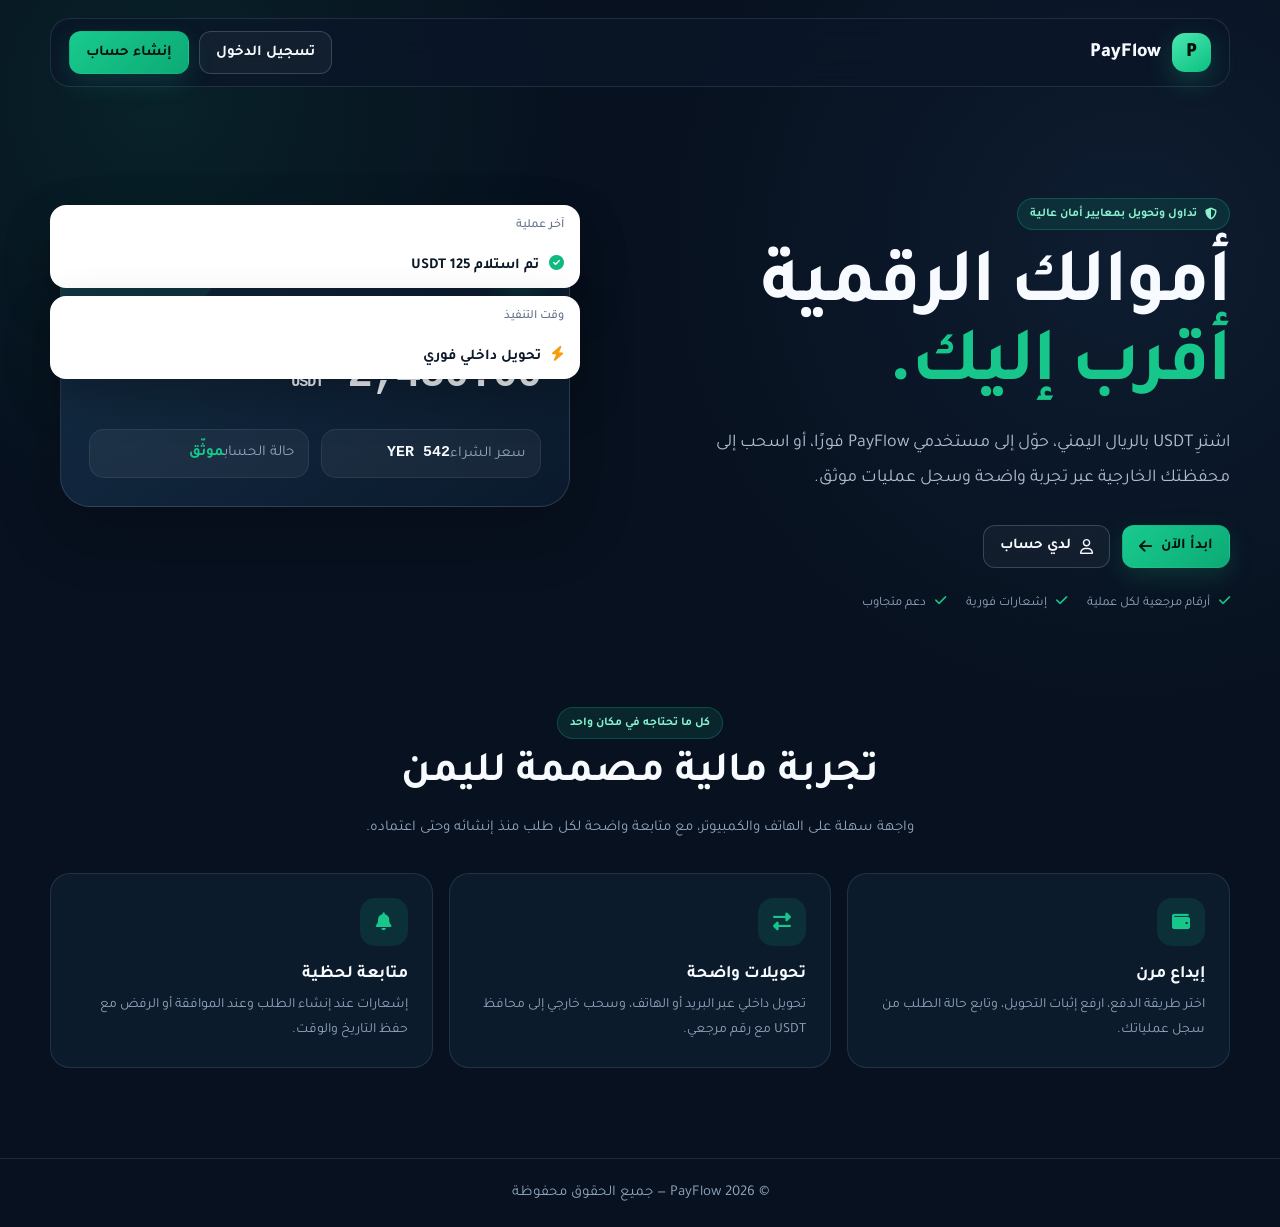
<file: index.html>
<!doctype html>
<html lang="ar" dir="rtl">
<head>
  <meta charset="utf-8">
  <!-- تم تحسين الـ viewport للجوال -->
  <meta name="viewport" content="width=device-width, initial-scale=1.0, maximum-scale=1.0, user-scalable=no">
  <meta name="description" content="PayFlow — منصة يمنية آمنة لشراء وبيع وتحويل USDT.">
  <title>PayFlow | تحويل USDT بثقة</title>
  <link rel="stylesheet" href="https://cdnjs.cloudflare.com/ajax/libs/font-awesome/6.5.1/css/all.min.css">
  <link rel="stylesheet" href="assets/styles.css">
</head>
<body>
  <nav class="public-nav">
    <a class="brand" href="index.html"><span class="brand-mark">P</span><span>PayFlow</span></a>
    <div class="public-actions">
      <a class="btn btn-secondary" href="login.html">تسجيل الدخول</a>
      <a class="btn btn-primary" href="register.html">إنشاء حساب</a>
    </div>
  </nav>

  <main>
    <section class="hero">
      <div>
        <span class="eyebrow"><i class="fa-solid fa-shield-halved"></i> تداول وتحويل بمعايير أمان عالية</span>
        <h1>أموالك الرقمية<br><span>أقرب إليك.</span></h1>
        <p class="hero-copy">اشترِ USDT بالريال اليمني، حوّل إلى مستخدمي PayFlow فورًا، أو اسحب إلى محفظتك الخارجية عبر تجربة واضحة وسجل عمليات موثق.</p>
        <div class="hero-actions">
          <a class="btn btn-primary" href="register.html">ابدأ الآن <i class="fa-solid fa-arrow-left"></i></a>
          <a class="btn btn-secondary" href="login.html"><i class="fa-regular fa-user"></i> لدي حساب</a>
        </div>
        <div class="hero-notes">
          <span class="hero-note"><i class="fa-solid fa-check"></i> أرقام مرجعية لكل عملية</span>
          <span class="hero-note"><i class="fa-solid fa-check"></i> إشعارات فورية</span>
          <span class="hero-note"><i class="fa-solid fa-check"></i> دعم متجاوب</span>
        </div>
      </div>

      <div class="hero-visual" aria-hidden="true">
        <div class="wallet-card">
          <div class="wallet-top">
            <span class="brand"><span class="brand-mark">P</span> PayFlow</span>
            <i class="fa-solid fa-wifi"></i>
          </div>
          <div class="wallet-balance">
            <span class="muted">رصيدك المتاح</span>
            <strong class="mono">2,450.00 <small style="font-size:15px">USDT</small></strong>
          </div>
          <div class="wallet-grid">
            <div class="wallet-stat"><span class="muted">سعر الشراء</span><strong class="mono">542 YER</strong></div>
            <div class="wallet-stat"><span class="muted">حالة الحساب</span><strong style="color:var(--primary)">موثّق</strong></div>
          </div>
        </div>
        
        <!-- تم وضعها داخل حاوية لضمان عدم تداخلها في الجوال -->
        <div style="position:relative; margin-top: 15px; display: flex; flex-direction: column; gap: 8px;">
          <div class="float-card float-one" style="position:relative; width:100%; left:auto; right:auto; bottom:auto;">
            <small>آخر عملية</small><br>
            <i class="fa-solid fa-circle-check" style="color:#10b981;margin-left:6px"></i> تم استلام 125 USDT
          </div>
          <div class="float-card float-two" style="position:relative; width:100%; top:auto; left:auto;">
            <small>وقت التنفيذ</small><br>
            <i class="fa-solid fa-bolt" style="color:#f59e0b;margin-left:6px"></i> تحويل داخلي فوري
          </div>
        </div>

      </div>
    </section>

    <section class="feature-section">
      <div class="section-heading">
        <span class="eyebrow">كل ما تحتاجه في مكان واحد</span>
        <h2>تجربة مالية مصممة لليمن</h2>
        <p>واجهة سهلة على الهاتف والكمبيوتر، مع متابعة واضحة لكل طلب منذ إنشائه وحتى اعتماده.</p>
      </div>
      <div class="features">
        <article class="feature-card">
          <span class="feature-icon"><i class="fa-solid fa-wallet"></i></span>
          <h3>إيداع مرن</h3>
          <p>اختر طريقة الدفع، ارفع إثبات التحويل، وتابع حالة الطلب من سجل عملياتك.</p>
        </article>
        <article class="feature-card">
          <span class="feature-icon"><i class="fa-solid fa-right-left"></i></span>
          <h3>تحويلات واضحة</h3>
          <p>تحويل داخلي عبر البريد أو الهاتف، وسحب خارجي إلى محافظ USDT مع رقم مرجعي.</p>
        </article>
        <article class="feature-card">
          <span class="feature-icon"><i class="fa-solid fa-bell"></i></span>
          <h3>متابعة لحظية</h3>
          <p>إشعارات عند إنشاء الطلب وعند الموافقة أو الرفض مع حفظ التاريخ والوقت.</p>
        </article>
      </div>
    </section>
  </main>
  <footer class="public-footer">© 2026 PayFlow — جميع الحقوق محفوظة</footer>
</body>
</html>
</file>
<file: assets/styles.css>
@import url('https://fonts.googleapis.com/css2?family=Tajawal:wght@400;500;600;700;800&display=swap');

:root {
  --bg: #07111f;
  --bg-soft: #0b1728;
  --surface: #0f2033;
  --surface-2: #13283f;
  --surface-3: #18314c;
  --line: rgba(151, 174, 204, .16);
  --line-strong: rgba(151, 174, 204, .28);
  --text: #f7fbff;
  --muted: #91a5bd;
  --primary: #17c68b;
  --primary-strong: #09a973;
  --primary-soft: rgba(23, 198, 139, .12);
  --blue: #5ea6ff;
  --amber: #f8b84e;
  --danger: #ff6b72;
  --purple: #a88bff;
  --shadow: 0 22px 65px rgba(0, 0, 0, .24);
  --radius-lg: 24px;
  --radius-md: 17px;
  --radius-sm: 12px;
}

* { box-sizing: border-box; }
html { scroll-behavior: smooth; max-width: 100vw; overflow-x: hidden; }
body {
  margin: 0;
  min-height: 100vh;
  background:
    radial-gradient(circle at 12% 8%, rgba(23, 198, 139, .09), transparent 26rem),
    radial-gradient(circle at 88% 20%, rgba(94, 166, 255, .08), transparent 30rem),
    var(--bg);
  color: var(--text);
  font-family: "Tajawal", system-ui, sans-serif;
  font-size: 15px;
}

a { color: inherit; text-decoration: none; }
button, input, select, textarea { font: inherit; }
button { cursor: pointer; }
img { max-width: 100%; }
.hidden { display: none !important; }
.ltr { direction: ltr; text-align: left; }
.mono { font-variant-numeric: tabular-nums; font-family: ui-monospace, SFMono-Regular, Menlo, monospace; }
.muted { color: var(--muted); }
.text-primary { color: var(--primary); }
.text-danger { color: var(--danger); }
.text-amber { color: var(--amber); }
.nowrap { white-space: nowrap; }

/* Public pages */
.public-nav {
  width: min(1180px, calc(100% - 32px));
  margin: 18px auto 0;
  min-height: 68px;
  display: flex;
  align-items: center;
  justify-content: space-between;
  gap: 20px;
  padding: 12px 18px;
  border: 1px solid var(--line);
  background: rgba(11, 23, 40, .78);
  backdrop-filter: blur(18px);
  border-radius: 20px;
  position: relative;
  z-index: 5;
}
.brand { display: inline-flex; align-items: center; gap: 11px; font-size: 20px; font-weight: 800; }
.brand-mark {
  width: 39px; height: 39px; border-radius: 13px;
  display: grid; place-items: center;
  color: #04120d; background: linear-gradient(145deg, #4ae8b2, #0bbf80);
  box-shadow: 0 9px 26px rgba(23,198,139,.25);
  font-weight: 900;
}
.public-actions { display: flex; align-items: center; gap: 10px; }
.hero {
  width: min(1180px, calc(100% - 32px));
  min-height: 620px;
  margin: 0 auto;
  display: grid;
  grid-template-columns: 1.05fr .95fr;
  align-items: center;
  gap: 64px;
  padding: 74px 0 58px;
}
.eyebrow {
  width: fit-content;
  display: inline-flex; align-items: center; gap: 8px;
  color: #89f2ce; background: var(--primary-soft);
  border: 1px solid rgba(23,198,139,.25);
  border-radius: 999px; padding: 8px 12px; font-size: 12px; font-weight: 700;
}
.hero h1 { margin: 20px 0 18px; font-size: clamp(42px, 6vw, 78px); line-height: 1.03; letter-spacing: -2px; }
.hero h1 span { color: var(--primary); }
.hero-copy { color: #aebdd0; font-size: 18px; line-height: 1.9; max-width: 620px; }
.hero-actions { display: flex; gap: 12px; margin-top: 30px; flex-wrap: wrap; }
.hero-notes { display: flex; gap: 20px; flex-wrap: wrap; margin-top: 26px; color: var(--muted); font-size: 13px; }
.hero-note i { color: var(--primary); margin-left: 6px; }
.hero-visual { position: relative; min-height: 430px; }
.wallet-card {
  position: absolute; inset: 25px 10px auto 10px;
  padding: 28px;
  border: 1px solid rgba(255,255,255,.12);
  background: linear-gradient(145deg, rgba(22,48,74,.95), rgba(11,27,45,.96));
  border-radius: 30px;
  box-shadow: var(--shadow);
  overflow: hidden;
}
.wallet-card::before { content: ""; position: absolute; width: 250px; height: 250px; border-radius: 50%; background: rgba(23,198,139,.13); top: -120px; left: -80px; }
.wallet-top { display: flex; justify-content: space-between; align-items: center; position: relative; }
.wallet-balance { margin: 42px 0 30px; position: relative; }
.wallet-balance strong { display: block; font-size: 42px; margin-top: 8px; letter-spacing: -1px; }
.wallet-grid { display: grid; grid-template-columns: 1fr 1fr; gap: 12px; position: relative; }
.wallet-stat { background: rgba(255,255,255,.05); border: 1px solid rgba(255,255,255,.08); border-radius: 15px; padding: 14px; }
.float-card { position: absolute; padding: 13px 16px; background: #fff; color: #0c1928; border-radius: 16px; box-shadow: 0 18px 45px rgba(0,0,0,.28); font-weight: 700; }
.float-card small { display: block; color: #64748b; font-weight: 500; margin-bottom: 4px; }
.float-one { bottom: 14px; right: -20px; }
.float-two { top: 0; left: -15px; }
.feature-section { width: min(1180px, calc(100% - 32px)); margin: 0 auto 90px; }
.section-heading { text-align: center; max-width: 650px; margin: 0 auto 32px; }
.section-heading h2 { font-size: clamp(28px, 4vw, 42px); margin: 10px 0; }
.section-heading p { color: var(--muted); line-height: 1.8; }
.features { display: grid; grid-template-columns: repeat(3, 1fr); gap: 16px; }
.feature-card { padding: 24px; border: 1px solid var(--line); border-radius: 20px; background: rgba(15,32,51,.72); }
.feature-icon { width: 48px; height: 48px; border-radius: 15px; display: grid; place-items: center; background: var(--primary-soft); color: var(--primary); font-size: 18px; }
.feature-card h3 { margin: 18px 0 8px; }
.feature-card p { margin: 0; color: var(--muted); line-height: 1.8; font-size: 14px; }
.public-footer { border-top: 1px solid var(--line); color: var(--muted); padding: 25px 16px; text-align: center; }

/* Buttons and fields */
.btn {
  min-height: 43px;
  display: inline-flex; align-items: center; justify-content: center; gap: 9px;
  border: 1px solid transparent;
  border-radius: 12px; padding: 9px 16px;
  font-weight: 700; color: var(--text);
  background: var(--surface-3);
  transition: transform .15s, background .15s, border-color .15s, opacity .15s;
}
.btn:hover { transform: translateY(-1px); }
.btn:disabled { opacity: .55; cursor: not-allowed; transform: none; }
.btn-primary { background: linear-gradient(135deg, #18ca8e, #0daa76); color: #04130d; box-shadow: 0 9px 24px rgba(23,198,139,.17); }
.btn-secondary { background: rgba(255,255,255,.04); border-color: var(--line-strong); }
.btn-danger { background: rgba(255,107,114,.11); color: #ff9da2; border-color: rgba(255,107,114,.2); }
.btn-warning { background: rgba(248,184,78,.11); color: #ffd188; border-color: rgba(248,184,78,.2); }
.btn-sm { min-height: 35px; padding: 6px 11px; border-radius: 9px; font-size: 12px; }
.btn-block { width: 100%; }
.icon-btn { width: 42px; height: 42px; padding: 0; border-radius: 12px; position: relative; }
.count-badge { min-width: 18px; height: 18px; padding: 0 5px; display: grid; place-items: center; position: absolute; top: -5px; left: -5px; color: #06130f; background: var(--primary); border: 2px solid var(--surface); border-radius: 20px; font-size: 10px; font-weight: 800; }

.field { margin-bottom: 17px; }
.field label { display: flex; justify-content: space-between; gap: 12px; margin: 0 0 8px; color: #c9d6e5; font-size: 13px; font-weight: 700; }
.input, .select, .textarea {
  width: 100%; min-height: 48px;
  border: 1px solid var(--line-strong); border-radius: 12px;
  background: rgba(5,16,29,.68); color: var(--text);
  padding: 11px 13px; outline: none; transition: border .15s, box-shadow .15s;
}
.textarea { resize: vertical; min-height: 92px; }
.input:focus, .select:focus, .textarea:focus { border-color: rgba(23,198,139,.62); box-shadow: 0 0 0 4px rgba(23,198,139,.08); }
.input::placeholder, .textarea::placeholder { color: #62788f; }
.field-hint { color: var(--muted); font-size: 11px; line-height: 1.6; margin-top: 6px; }
.input-wrap { position: relative; }
.input-wrap .input { padding-left: 48px; }
.input-suffix { position: absolute; left: 13px; top: 50%; transform: translateY(-50%); color: var(--muted); font-weight: 700; font-size: 12px; }
.file-drop {
  display: block; border: 1px dashed rgba(94,166,255,.42); background: rgba(94,166,255,.06);
  border-radius: 15px; padding: 23px; text-align: center; cursor: pointer; transition: .15s;
}
.file-drop:hover { background: rgba(94,166,255,.1); border-color: var(--blue); }
.file-drop input { display: none; }
.file-drop i { color: var(--blue); font-size: 24px; margin-bottom: 9px; }
.file-name { display: block; color: var(--muted); font-size: 12px; margin-top: 5px; word-break: break-all; }

/* Authentication */
.auth-page { display: grid; grid-template-columns: minmax(330px, 540px) 1fr; min-height: 100vh; }
.auth-panel { padding: 30px clamp(24px, 5vw, 70px); display: flex; flex-direction: column; justify-content: center; background: var(--bg-soft); }
.auth-box { width: 100%; max-width: 440px; margin: auto; }
.auth-box .brand { margin-bottom: 42px; }
.auth-box h1 { font-size: 34px; margin: 0 0 8px; }
.auth-box > p { margin: 0 0 30px; color: var(--muted); line-height: 1.8; }
.auth-alt { text-align: center; color: var(--muted); font-size: 13px; margin-top: 22px; }
.auth-alt a { color: var(--primary); font-weight: 700; }
.auth-visual { position: relative; overflow: hidden; display: grid; place-items: center; padding: 60px; background: linear-gradient(145deg, #0b2c29, #0a1a2e 68%); }
.auth-visual::before, .auth-visual::after { content: ""; position: absolute; border-radius: 50%; filter: blur(2px); }
.auth-visual::before { width: 420px; height: 420px; background: rgba(23,198,139,.13); top: -130px; right: -80px; }
.auth-visual::after { width: 300px; height: 300px; background: rgba(94,166,255,.12); bottom: -80px; left: -70px; }
.auth-message { position: relative; z-index: 1; max-width: 620px; }
.auth-message h2 { font-size: clamp(36px, 5vw, 64px); line-height: 1.12; margin: 0 0 18px; }
.auth-message h2 span { color: var(--primary); }
.auth-message p { color: #a9bbcd; font-size: 17px; line-height: 1.9; }
.auth-points { display: grid; grid-template-columns: 1fr 1fr; gap: 12px; margin-top: 35px; }
.auth-point { padding: 16px; border: 1px solid rgba(255,255,255,.1); border-radius: 15px; background: rgba(255,255,255,.04); }
.auth-point i { color: var(--primary); margin-left: 7px; }

/* App shell */
.app-layout { display: grid; grid-template-columns: 260px minmax(0, 1fr); min-height: 100vh; }
.sidebar { position: sticky; top: 0; height: 100vh; border-left: 1px solid var(--line); background: rgba(8,20,35,.92); backdrop-filter: blur(20px); padding: 22px 15px; z-index: 20; }
.sidebar .brand { padding: 0 8px 24px; border-bottom: 1px solid var(--line); width: 100%; }
.nav-label { color: #647a91; font-size: 10px; font-weight: 800; letter-spacing: .6px; padding: 22px 12px 8px; }
.nav-menu { display: grid; gap: 5px; }
.nav-link { min-height: 45px; display: flex; align-items: center; gap: 11px; color: #91a5bd; padding: 10px 12px; border-radius: 12px; font-size: 13px; font-weight: 600; }
.nav-link i { width: 20px; text-align: center; }
.nav-link:hover { color: #dce8f5; background: rgba(255,255,255,.035); }
.nav-link.active { color: #6ce5bb; background: rgba(23,198,139,.1); border: 1px solid rgba(23,198,139,.14); }
.sidebar-account { position: absolute; bottom: 18px; right: 15px; left: 15px; padding: 12px; border: 1px solid var(--line); background: rgba(255,255,255,.025); border-radius: 14px; display: flex; align-items: center; gap: 10px; }
.avatar { width: 39px; height: 39px; flex: 0 0 auto; border-radius: 13px; display: grid; place-items: center; color: #082017; background: linear-gradient(145deg, #62efbf, #16be84); font-weight: 800; }
.account-copy { min-width: 0; flex: 1; }
.account-copy strong, .account-copy span { display: block; overflow: hidden; white-space: nowrap; text-overflow: ellipsis; }
.account-copy strong { font-size: 12px; }
.account-copy span { color: var(--muted); font-size: 10px; margin-top: 2px; direction: ltr; text-align: right; }
.main-wrap { min-width: 0; }
.topbar { height: 78px; border-bottom: 1px solid var(--line); background: rgba(7,17,31,.76); backdrop-filter: blur(17px); position: sticky; top: 0; z-index: 15; display: flex; align-items: center; justify-content: space-between; gap: 15px; padding: 0 clamp(18px, 4vw, 42px); }
.topbar-title h1 { margin: 0; font-size: 19px; }
.topbar-title p { color: var(--muted); margin: 3px 0 0; font-size: 11px; }
.topbar-actions { display: flex; align-items: center; gap: 9px; }
.menu-toggle { display: none; }
.page { width: min(1320px, 100%); padding: 30px clamp(18px, 4vw, 42px) 70px; margin: 0 auto; }
.page-head { display: flex; align-items: flex-end; justify-content: space-between; gap: 20px; margin-bottom: 23px; }
.page-head h2 { margin: 0 0 6px; font-size: 26px; }
.page-head p { margin: 0; color: var(--muted); font-size: 13px; }

.card { border: 1px solid var(--line); border-radius: var(--radius-md); background: rgba(15,32,51,.74); box-shadow: 0 15px 45px rgba(0,0,0,.08); }
.card-head { min-height: 64px; padding: 16px 19px; border-bottom: 1px solid var(--line); display: flex; justify-content: space-between; align-items: center; gap: 14px; }
.card-head h3 { margin: 0; font-size: 15px; }
.card-head p { margin: 4px 0 0; color: var(--muted); font-size: 11px; }
.card-body { padding: 19px; }
.grid-2 { display: grid; grid-template-columns: repeat(2, minmax(0,1fr)); gap: 17px; }
.grid-3 { display: grid; grid-template-columns: repeat(3, minmax(0,1fr)); gap: 17px; }
.grid-4 { display: grid; grid-template-columns: repeat(4, minmax(0,1fr)); gap: 14px; }
.content-grid { display: grid; grid-template-columns: minmax(0, 1.55fr) minmax(280px, .72fr); gap: 18px; align-items: start; }
.stack { display: grid; gap: 17px; }

.balance-card { padding: 22px; min-height: 165px; position: relative; overflow: hidden; }
.balance-card::after { content: ""; position: absolute; width: 140px; height: 140px; border-radius: 50%; top: -65px; left: -55px; background: currentColor; opacity: .06; }
.balance-label { color: var(--muted); font-size: 12px; display: flex; align-items: center; gap: 8px; }
.balance-value { margin-top: 20px; font-size: clamp(25px, 3vw, 37px); font-weight: 800; letter-spacing: -.6px; }
.balance-foot { display: flex; justify-content: space-between; align-items: center; color: var(--muted); margin-top: 16px; font-size: 11px; }
.mini-stat { padding: 18px; }
.mini-stat-top { display: flex; align-items: center; justify-content: space-between; gap: 12px; color: var(--muted); font-size: 11px; }
.mini-stat-icon { width: 38px; height: 38px; border-radius: 12px; display: grid; place-items: center; background: var(--primary-soft); color: var(--primary); }
.mini-stat strong { display: block; font-size: 24px; margin-top: 13px; }
.action-grid { display: grid; grid-template-columns: repeat(4,1fr); gap: 11px; }
.action-card { padding: 16px 11px; text-align: center; border: 1px solid var(--line); border-radius: 15px; background: rgba(255,255,255,.025); transition: .15s; }
.action-card:hover { border-color: rgba(23,198,139,.38); transform: translateY(-2px); }
.action-icon { width: 43px; height: 43px; border-radius: 14px; margin: 0 auto 10px; display: grid; place-items: center; background: var(--primary-soft); color: var(--primary); }
.action-card strong { display: block; font-size: 12px; }
.action-card small { color: var(--muted); font-size: 10px; }
.kyc-banner { padding: 17px 18px; display: flex; justify-content: space-between; align-items: center; gap: 18px; border: 1px solid rgba(94,166,255,.22); background: rgba(94,166,255,.065); border-radius: 16px; }
.kyc-copy { display: flex; align-items: center; gap: 13px; }
.kyc-icon { width: 43px; height: 43px; flex: 0 0 auto; display: grid; place-items: center; border-radius: 13px; color: var(--blue); background: rgba(94,166,255,.11); }
.kyc-copy strong { display: block; font-size: 13px; }
.kyc-copy span { display: block; color: var(--muted); font-size: 11px; margin-top: 3px; }

.rate-box { display: grid; grid-template-columns: 1fr 1fr; gap: 10px; }
.rate-item { padding: 13px; border: 1px solid var(--line); border-radius: 13px; background: rgba(255,255,255,.025); }
.rate-item span { color: var(--muted); font-size: 10px; display: block; }
.rate-item strong { font-size: 16px; margin-top: 4px; display: block; }
.notification-list { display: grid; }
.notification-item { display: grid; grid-template-columns: 36px 1fr; gap: 10px; padding: 12px 0; border-bottom: 1px solid var(--line); }
.notification-item:last-child { border-bottom: 0; }
.notification-dot { width: 34px; height: 34px; border-radius: 11px; display: grid; place-items: center; background: var(--primary-soft); color: var(--primary); }
.notification-item strong { display: block; font-size: 12px; }
.notification-item p { color: var(--muted); margin: 3px 0 0; font-size: 10px; line-height: 1.6; }

.table-wrap { overflow-x: auto; }
.data-table { width: 100%; border-collapse: collapse; min-width: 600px; }
.data-table th { color: #748ba3; font-size: 10px; text-align: right; padding: 12px 15px; background: rgba(5,16,29,.38); border-bottom: 1px solid var(--line); white-space: nowrap; }
.data-table td { padding: 14px 15px; border-bottom: 1px solid var(--line); font-size: 12px; vertical-align: middle; }
.data-table tr:last-child td { border-bottom: 0; }
.data-table tbody tr:hover { background: rgba(255,255,255,.018); }
.table-empty { text-align: center; color: var(--muted); padding: 35px !important; }
.ref { direction: ltr; display: inline-block; color: #b9cadb; font-size: 11px; }
.status { display: inline-flex; align-items: center; gap: 6px; padding: 5px 9px; border-radius: 999px; font-size: 10px; font-weight: 800; white-space: nowrap; }
.status::before { content: ""; width: 6px; height: 6px; border-radius: 50%; background: currentColor; }
.status-pending { color: #ffd17c; background: rgba(248,184,78,.1); }
.status-completed, .status-approved { color: #6ce5bb; background: rgba(23,198,139,.1); }
.status-rejected, .status-failed { color: #ff9da2; background: rgba(255,107,114,.1); }
.status-processing { color: #8dc0ff; background: rgba(94,166,255,.1); }
.status-cancelled { color: #b6c4d3; background: rgba(145,165,189,.1); }
.type-icon { width: 35px; height: 35px; display: grid; place-items: center; border-radius: 11px; background: rgba(255,255,255,.04); color: var(--primary); }
.tx-type { display: flex; align-items: center; gap: 10px; }
.tx-type strong { display: block; font-size: 12px; }
.tx-type span { display: block; color: var(--muted); font-size: 10px; }

.form-card { max-width: 760px; margin: 0 auto; }
.form-layout { display: grid; grid-template-columns: minmax(0, 1.2fr) minmax(260px, .8fr); gap: 18px; align-items: start; }
.summary-panel { position: sticky; top: 98px; }
.summary-list { display: grid; gap: 12px; }
.summary-row { display: flex; justify-content: space-between; align-items: center; gap: 16px; color: var(--muted); font-size: 12px; }
.summary-row strong { color: var(--text); }
.summary-row.total { border-top: 1px solid var(--line); padding-top: 13px; margin-top: 2px; }
.summary-row.total strong { color: var(--primary); font-size: 19px; }
.method-card { padding: 15px; border: 1px solid var(--line); border-radius: 14px; background: rgba(255,255,255,.025); }
.method-card h4 { margin: 0 0 8px; }
.method-detail { display: flex; justify-content: space-between; gap: 12px; padding: 7px 0; border-bottom: 1px dashed var(--line); color: var(--muted); font-size: 11px; }
.method-detail:last-child { border-bottom: 0; }
.method-detail strong { color: var(--text); direction: ltr; text-align: left; }
.notice { display: flex; gap: 11px; padding: 13px; border: 1px solid rgba(248,184,78,.22); border-radius: 13px; background: rgba(248,184,78,.065); color: #e7c785; font-size: 11px; line-height: 1.7; }
.notice.info { border-color: rgba(94,166,255,.2); background: rgba(94,166,255,.06); color: #a9ccf7; }
.tabs { display: flex; gap: 7px; flex-wrap: wrap; }
.tab { border: 1px solid var(--line); background: rgba(255,255,255,.025); color: var(--muted); border-radius: 10px; padding: 8px 12px; font-size: 11px; font-weight: 700; }
.tab.active { color: var(--primary); border-color: rgba(23,198,139,.28); background: var(--primary-soft); }

/* Admin */
.admin-toolbar { display: grid; grid-template-columns: minmax(240px,1fr) auto; gap: 12px; margin-bottom: 17px; }
.search-box { position: relative; }
.search-box i { position: absolute; right: 14px; top: 50%; transform: translateY(-50%); color: var(--muted); }
.search-box .input { padding-right: 40px; }
.admin-tabs { display: flex; gap: 7px; overflow-x: auto; padding-bottom: 4px; }
.admin-section { display: none; }
.admin-section.active { display: block; }
.admin-tab { white-space: nowrap; }
.proof-thumb { width: 42px; height: 42px; object-fit: cover; border-radius: 9px; border: 1px solid var(--line); }
.table-actions { display: flex; align-items: center; gap: 6px; flex-wrap: wrap; }
.method-list { display: grid; gap: 10px; }
.method-admin { padding: 14px; border: 1px solid var(--line); border-radius: 13px; display: grid; grid-template-columns: 1fr auto; gap: 12px; align-items: center; }
.method-admin strong { display: block; }
.method-admin span { color: var(--muted); font-size: 11px; }

/* Modal, drawer, toast */
.modal-backdrop { position: fixed; inset: 0; z-index: 90; display: grid; place-items: center; background: rgba(1,8,16,.78); backdrop-filter: blur(7px); padding: 18px; }
.modal { width: min(520px,100%); max-height: calc(100vh - 36px); overflow: auto; border: 1px solid var(--line-strong); background: #0d1d30; border-radius: 20px; box-shadow: var(--shadow); }
.modal-head { display: flex; justify-content: space-between; align-items: center; gap: 14px; padding: 17px 19px; border-bottom: 1px solid var(--line); }
.modal-head h3 { margin: 0; font-size: 15px; }
.modal-body { padding: 19px; }
.modal-actions { display: flex; justify-content: flex-end; gap: 8px; padding: 15px 19px; border-top: 1px solid var(--line); }
.proof-image { width: 100%; max-height: 68vh; object-fit: contain; border-radius: 12px; background: #07111f; }
.drawer-backdrop { position: fixed; inset: 0; z-index: 70; background: rgba(0,0,0,.48); }
.drawer { position: fixed; left: 0; top: 0; bottom: 0; z-index: 75; width: min(390px, calc(100% - 24px)); background: #0d1d30; border-right: 1px solid var(--line); box-shadow: var(--shadow); transform: translateX(-105%); transition: transform .2s ease; }
.drawer.open { transform: translateX(0); }
.drawer-head { height: 76px; padding: 0 18px; display: flex; justify-content: space-between; align-items: center; border-bottom: 1px solid var(--line); }
.drawer-body { padding: 8px 18px; overflow-y: auto; height: calc(100% - 76px); }
.toast-wrap { position: fixed; bottom: 22px; left: 22px; z-index: 120; display: grid; gap: 9px; width: min(370px, calc(100% - 32px)); }
.toast { display: grid; grid-template-columns: 35px 1fr auto; gap: 10px; align-items: center; border: 1px solid var(--line-strong); background: #102238; padding: 13px; border-radius: 14px; box-shadow: var(--shadow); animation: toast-in .2s ease; }
.toast i:first-child { width: 35px; height: 35px; border-radius: 11px; display: grid; place-items: center; color: var(--primary); background: var(--primary-soft); }
.toast.error i:first-child { color: var(--danger); background: rgba(255,107,114,.1); }
.toast strong { display: block; font-size: 12px; }
.toast span { display: block; color: var(--muted); font-size: 10px; margin-top: 2px; line-height: 1.5; }
.toast button { border: 0; background: transparent; color: var(--muted); }
@keyframes toast-in { from { opacity: 0; transform: translateY(8px); } }
.skeleton { position: relative; overflow: hidden; background: rgba(255,255,255,.04); color: transparent !important; border-radius: 8px; }
.skeleton::after { content: ""; position: absolute; inset: 0; transform: translateX(100%); background: linear-gradient(90deg,transparent,rgba(255,255,255,.06),transparent); animation: shimmer 1.4s infinite; }
@keyframes shimmer { 100% { transform: translateX(-100%); } }

/* ========================================================== */
/*  إصدار الجوال - تحويل الجدول لبطاقات Cards (للداشبورد)     */
/* ========================================================== */

@media (max-width: 1024px) {
  /* تحويل الهيكل الأساسي لعمود واحد */
  .app-layout { grid-template-columns: 1fr !important; }

  /* إصلاح القائمة الجانبية */
  .sidebar {
    position: fixed !important; top: 0 !important; right: 0 !important; bottom: 0 !important;
    width: 280px !important; max-width: 85vw !important;
    transform: translateX(105%) !important;
    transition: transform .3s cubic-bezier(0.4, 0, 0.2, 1) !important;
    box-shadow: -10px 0 40px rgba(0,0,0,0.6) !important;
    z-index: 1000 !important;
    backdrop-filter: blur(25px) !important;
    border-left: 1px solid var(--line) !important;
  }
  .sidebar.open { transform: translateX(0) !important; }
  .sidebar.open::before {
    content: ""; position: fixed; inset: 0; right: 280px;
    background: rgba(0, 0, 0, 0.7); backdrop-filter: blur(3px); z-index: -1;
  }
  .menu-toggle { display: inline-flex !important; margin-right: -8px !important; }

  /* الشريط العلوي */
  .topbar { padding: 0 14px !important; height: 64px !important; }
  .topbar-title h1 { font-size: 17px !important; }
  .topbar-title p { display: none !important; }

  /* إعدادات الصفحة الرئيسية */
  .page {
    width: 100% !important;
    padding: 16px 16px 60px !important;
    box-sizing: border-box !important;
  }

  .page-head {
    flex-direction: column !important;
    align-items: flex-start !important;
    gap: 12px !important;
    margin-bottom: 20px !important;
    padding: 0 !important;
  }
  .page-head h2 { font-size: 22px !important; margin: 0 !important; }
  .page-head p { font-size: 13px !important; color: var(--muted); margin: 4px 0 0 !important; }
  .page-head .btn {
    width: 100% !important; justify-content: center !important;
    min-height: 48px !important; margin-top: 4px !important;
    font-size: 14px !important;
  }

  .content-grid, .grid-2, .grid-3, .form-layout {
    grid-template-columns: 1fr !important;
    gap: 14px !important;
  }

  .card-body { padding: 16px !important; }
  .card-head { min-height: 54px !important; padding: 14px 16px !important; }
  .card-head h3 { font-size: 14px !important; }
  .card-head p { font-size: 11px !important; }

  .balance-card { min-height: auto !important; padding: 18px !important; }
  .balance-value { font-size: 26px !important; margin-top: 8px !important; }
  .balance-label { font-size: 12px !important; }

  .action-grid {
    grid-template-columns: repeat(2, 1fr) !important;
    gap: 12px !important;
  }
  .action-card { padding: 16px 8px !important; }
  .action-icon { width: 40px !important; height: 40px !important; margin-bottom: 8px !important; }
  .action-card strong { font-size: 13px !important; }
  .action-card small { font-size: 11px !important; }

  /* ======================================================= */
  /*  الحل الجذري للجدول في الجوال: تحويله لبطاقات (Cards)   */
  /* ======================================================= */
  .table-wrap {
    overflow: visible !important; /* إزالة التمرير الأفقي */
    margin: 0 !important;
    padding: 0 !important;
  }
  
  .data-table {
    min-width: unset !important;
    width: 100% !important;
    border-collapse: collapse !important;
  }

  .data-table thead {
    display: none !important; /* إخفاء رأس الجدول في الجوال */
  }

  .data-table tbody, .data-table tr, .data-table td {
    display: block !important;
    width: 100% !important;
  }

  .data-table tr {
    background: rgba(15,32,51,.74) !important;
    border: 1px solid var(--line) !important;
    border-radius: 12px !important;
    padding: 12px 14px !important;
    margin-bottom: 12px !important; /* مسافة بين كل صف */
    box-sizing: border-box !important;
  }
  
  .data-table td {
    border: 0 !important;
    padding: 5px 0 !important;
    display: flex !important;
    justify-content: space-between !important;
    align-items: center !important;
    font-size: 13px !important;
    white-space: normal !important; /* السماح بالنص بالالتفاف */
    text-align: left !important; /* محاذاة النص */
  }
  
  /* إضافة عناوين للأعمدة بجانب البيانات في الجوال */
  .data-table td::before {
    content: attr(data-label) !important;
    font-weight: 700 !important;
    color: var(--muted) !important;
    font-size: 11px !important;
    margin-left: 10px !important;
    flex-shrink: 0 !important;
  }

  /* تعديل عرض نوع العملية ليكون بجانب بعضه */
  .tx-type {
    display: flex !important;
    align-items: center !important;
    gap: 10px !important;
    min-width: unset !important;
  }
  .type-icon {
    width: 32px !important; height: 32px !important;
  }
  .tx-type div {
    display: flex !important;
    flex-direction: column !important;
  }

  .ref {
    direction: ltr !important;
    font-size: 12px !important;
    word-break: break-all !important;
  }
  /* ======================================================= */

  .kyc-banner {
    flex-direction: row !important;
    flex-wrap: wrap !important;
    align-items: center !important;
    gap: 12px !important;
    padding: 14px 16px !important;
  }
  .kyc-copy { flex: 1 !important; min-width: 150px !important; }
  .kyc-icon { width: 36px !important; height: 36px !important; }
  .kyc-copy strong { font-size: 13px !important; }
  .kyc-copy span { font-size: 11px !important; }
  .kyc-banner .btn { min-height: 36px !important; }
}

/* ========================================================== */
/*  إصلاح صفحة تسجيل الدخول والاشتراك في الجوال              */
/* ========================================================== */
@media (max-width: 820px) {
  .auth-page {
    grid-template-columns: 1fr !important;
    min-height: auto !important;
  }
  .auth-panel {
    padding: 40px 25px !important;
    order: 1 !important; /* النموذج في الأعلى */
    background: transparent !important;
  }
  .auth-visual {
    display: none !important; /* إخفاء الرسم الجانبي في الجوال */
  }
}

/* ========================================================== */
/*  إصلاح تداخل الصفحة الرئيسية (index.html) في الجوال فقط    */
/* ========================================================== */
@media (max-width: 820px) {
  .hero {
    grid-template-columns: 1fr !important;
    text-align: center !important;
    padding: 40px 0 20px !important;
    gap: 30px !important;
  }
  
  .hero .eyebrow,
  .hero h1,
  .hero-copy,
  .hero-actions,
  .hero-notes {
    margin-left: auto !important;
    margin-right: auto !important;
    justify-content: center !important;
  }
  
  .hero h1 {
    font-size: clamp(32px, 8vw, 48px) !important;
  }
  
  .hero-visual {
    min-height: 300px !important;
    width: 100% !important;
    max-width: 360px !important;
    margin: 0 auto !important;
  }
  
  .wallet-card {
    inset: 10px 0 auto 0 !important;
    padding: 18px !important;
    border-radius: 20px !important;
  }
  
  .wallet-balance strong {
    font-size: 28px !important;
  }
  .wallet-balance small {
    font-size: 12px !important;
  }
  
  .float-card {
    position: relative !important;
    width: 100% !important;
    margin-top: 6px !important;
    left: auto !important;
    right: auto !important;
    top: auto !important;
    bottom: auto !important;
    padding: 10px 14px !important;
    font-size: 12px !important;
    border-radius: 12px !important;
    box-shadow: 0 10px 25px rgba(0,0,0,0.4) !important;
  }
  
  .float-one {
    margin-top: 12px !important;
  }
}

/* إصلاح نصوص الإشعارات الطويلة */
.notification-item div {
  overflow: hidden;
  word-wrap: break-word;
}
.notification-item p {
  white-space: normal !important;
}
</file>
